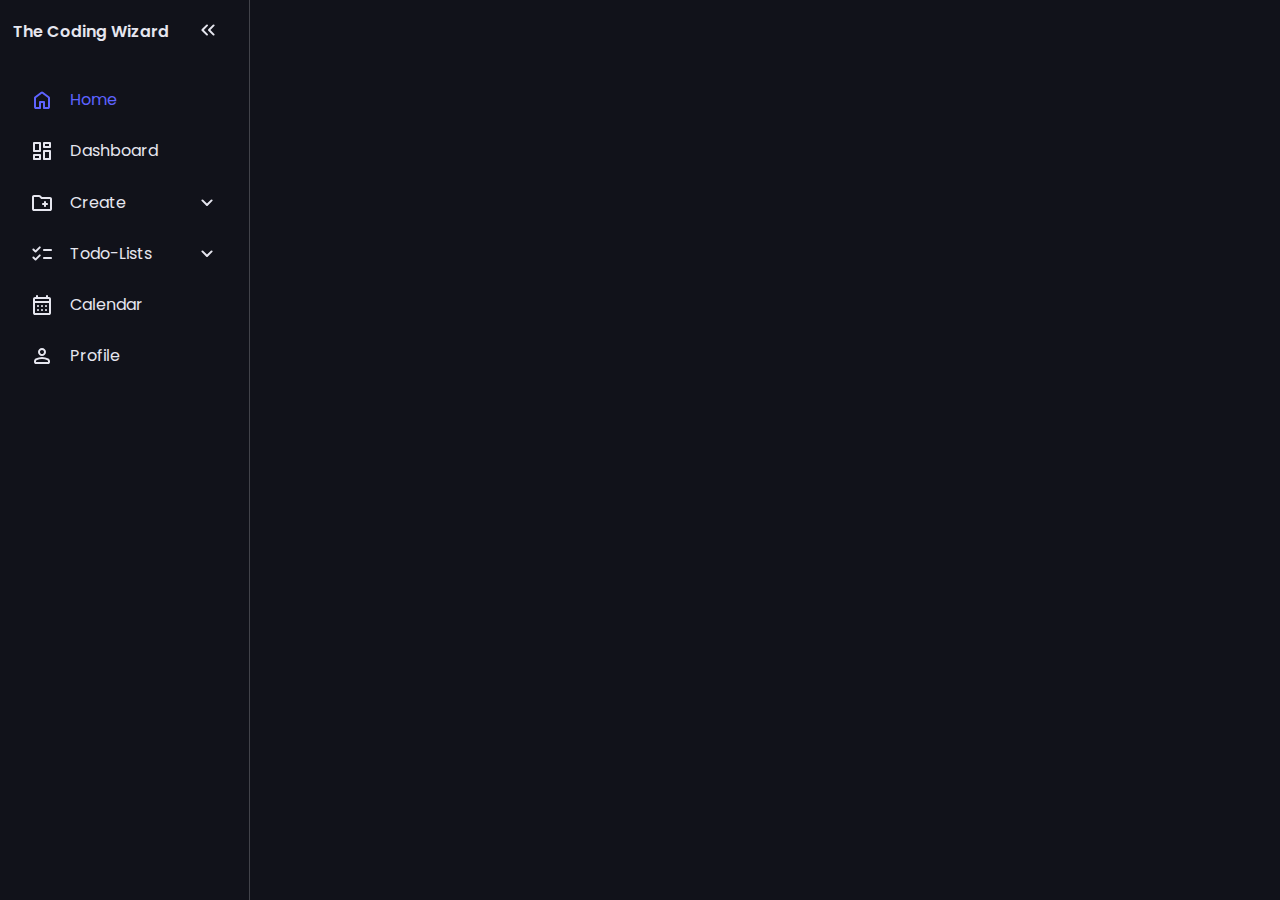
<file: sidebar-menu/index.html>
<!DOCTYPE html>
<html lang="en">
<head>
  <meta charset="UTF-8">
  <meta name="viewport" content="width=device-width, initial-scale=1.0">
  <title>Home</title>
  <link rel="stylesheet" href="style.css">
  <script type="text/javascript" src="app.js" defer></script>
</head>
<body>
  <nav id="sidebar">
    <ul>
      <li>
        <span class="logo">The Coding Wizard</span>
        <button onclick=toggleSidebar() id="toggle-btn">
          <svg xmlns="http://www.w3.org/2000/svg" height="24px" viewBox="0 -960 960 960" width="24px" fill="#e8eaed"><path d="m313-480 155 156q11 11 11.5 27.5T468-268q-11 11-28 11t-28-11L228-452q-6-6-8.5-13t-2.5-15q0-8 2.5-15t8.5-13l184-184q11-11 27.5-11.5T468-692q11 11 11 28t-11 28L313-480Zm264 0 155 156q11 11 11.5 27.5T732-268q-11 11-28 11t-28-11L492-452q-6-6-8.5-13t-2.5-15q0-8 2.5-15t8.5-13l184-184q11-11 27.5-11.5T732-692q11 11 11 28t-11 28L577-480Z"/></svg>
        </button>
      </li>
      <li class="active">
        <a href="index.html">
          <svg xmlns="http://www.w3.org/2000/svg" height="24px" viewBox="0 -960 960 960" width="24px" fill="#e8eaed"><path d="M240-200h120v-200q0-17 11.5-28.5T400-440h160q17 0 28.5 11.5T600-400v200h120v-360L480-740 240-560v360Zm-80 0v-360q0-19 8.5-36t23.5-28l240-180q21-16 48-16t48 16l240 180q15 11 23.5 28t8.5 36v360q0 33-23.5 56.5T720-120H560q-17 0-28.5-11.5T520-160v-200h-80v200q0 17-11.5 28.5T400-120H240q-33 0-56.5-23.5T160-200Zm320-270Z"/></svg>
          <span>Home</span>
        </a>
      </li>
      <li>
        <a href="dashboard.html">
          <svg xmlns="http://www.w3.org/2000/svg" height="24px" viewBox="0 -960 960 960" width="24px" fill="#e8eaed"><path d="M520-640v-160q0-17 11.5-28.5T560-840h240q17 0 28.5 11.5T840-800v160q0 17-11.5 28.5T800-600H560q-17 0-28.5-11.5T520-640ZM120-480v-320q0-17 11.5-28.5T160-840h240q17 0 28.5 11.5T440-800v320q0 17-11.5 28.5T400-440H160q-17 0-28.5-11.5T120-480Zm400 320v-320q0-17 11.5-28.5T560-520h240q17 0 28.5 11.5T840-480v320q0 17-11.5 28.5T800-120H560q-17 0-28.5-11.5T520-160Zm-400 0v-160q0-17 11.5-28.5T160-360h240q17 0 28.5 11.5T440-320v160q0 17-11.5 28.5T400-120H160q-17 0-28.5-11.5T120-160Zm80-360h160v-240H200v240Zm400 320h160v-240H600v240Zm0-480h160v-80H600v80ZM200-200h160v-80H200v80Zm160-320Zm240-160Zm0 240ZM360-280Z"/></svg>
          <span>Dashboard</span>
        </a>
      </li>
      <li>
        <button onclick=toggleSubMenu(this) class="dropdown-btn">
          <svg xmlns="http://www.w3.org/2000/svg" height="24px" viewBox="0 -960 960 960" width="24px" fill="#e8eaed"><path d="M160-160q-33 0-56.5-23.5T80-240v-480q0-33 23.5-56.5T160-800h207q16 0 30.5 6t25.5 17l57 57h320q33 0 56.5 23.5T880-640v400q0 33-23.5 56.5T800-160H160Zm0-80h640v-400H447l-80-80H160v480Zm0 0v-480 480Zm400-160v40q0 17 11.5 28.5T600-320q17 0 28.5-11.5T640-360v-40h40q17 0 28.5-11.5T720-440q0-17-11.5-28.5T680-480h-40v-40q0-17-11.5-28.5T600-560q-17 0-28.5 11.5T560-520v40h-40q-17 0-28.5 11.5T480-440q0 17 11.5 28.5T520-400h40Z"/></svg>
          <span>Create</span>
          <svg xmlns="http://www.w3.org/2000/svg" height="24px" viewBox="0 -960 960 960" width="24px" fill="#e8eaed"><path d="M480-361q-8 0-15-2.5t-13-8.5L268-556q-11-11-11-28t11-28q11-11 28-11t28 11l156 156 156-156q11-11 28-11t28 11q11 11 11 28t-11 28L508-372q-6 6-13 8.5t-15 2.5Z"/></svg>
        </button>
        <ul class="sub-menu">
          <div>
            <li><a href="#">Folder</a></li>
            <li><a href="#">Document</a></li>
            <li><a href="#">Project</a></li>
          </div>
        </ul>
      </li>
      <li>
        <button onclick=toggleSubMenu(this) class="dropdown-btn">
          <svg xmlns="http://www.w3.org/2000/svg" height="24px" viewBox="0 -960 960 960" width="24px" fill="#e8eaed"><path d="m221-313 142-142q12-12 28-11.5t28 12.5q11 12 11 28t-11 28L250-228q-12 12-28 12t-28-12l-86-86q-11-11-11-28t11-28q11-11 28-11t28 11l57 57Zm0-320 142-142q12-12 28-11.5t28 12.5q11 12 11 28t-11 28L250-548q-12 12-28 12t-28-12l-86-86q-11-11-11-28t11-28q11-11 28-11t28 11l57 57Zm339 353q-17 0-28.5-11.5T520-320q0-17 11.5-28.5T560-360h280q17 0 28.5 11.5T880-320q0 17-11.5 28.5T840-280H560Zm0-320q-17 0-28.5-11.5T520-640q0-17 11.5-28.5T560-680h280q17 0 28.5 11.5T880-640q0 17-11.5 28.5T840-600H560Z"/></svg>
          <span>Todo-Lists</span>
          <svg xmlns="http://www.w3.org/2000/svg" height="24px" viewBox="0 -960 960 960" width="24px" fill="#e8eaed"><path d="M480-361q-8 0-15-2.5t-13-8.5L268-556q-11-11-11-28t11-28q11-11 28-11t28 11l156 156 156-156q11-11 28-11t28 11q11 11 11 28t-11 28L508-372q-6 6-13 8.5t-15 2.5Z"/></svg>
        </button>
        <ul class="sub-menu">
          <div>
            <li><a href="#">Work</a></li>
            <li><a href="#">Private</a></li>
            <li><a href="#">Coding</a></li>
            <li><a href="#">Gardening</a></li>
            <li><a href="#">School</a></li>
          </div>
        </ul>
      </li>
      <li>
        <a href="calendar.html">
          <svg xmlns="http://www.w3.org/2000/svg" height="24px" viewBox="0 -960 960 960" width="24px" fill="#e8eaed"><path d="M200-80q-33 0-56.5-23.5T120-160v-560q0-33 23.5-56.5T200-800h40v-40q0-17 11.5-28.5T280-880q17 0 28.5 11.5T320-840v40h320v-40q0-17 11.5-28.5T680-880q17 0 28.5 11.5T720-840v40h40q33 0 56.5 23.5T840-720v560q0 33-23.5 56.5T760-80H200Zm0-80h560v-400H200v400Zm0-480h560v-80H200v80Zm0 0v-80 80Zm280 240q-17 0-28.5-11.5T440-440q0-17 11.5-28.5T480-480q17 0 28.5 11.5T520-440q0 17-11.5 28.5T480-400Zm-160 0q-17 0-28.5-11.5T280-440q0-17 11.5-28.5T320-480q17 0 28.5 11.5T360-440q0 17-11.5 28.5T320-400Zm320 0q-17 0-28.5-11.5T600-440q0-17 11.5-28.5T640-480q17 0 28.5 11.5T680-440q0 17-11.5 28.5T640-400ZM480-240q-17 0-28.5-11.5T440-280q0-17 11.5-28.5T480-320q17 0 28.5 11.5T520-280q0 17-11.5 28.5T480-240Zm-160 0q-17 0-28.5-11.5T280-280q0-17 11.5-28.5T320-320q17 0 28.5 11.5T360-280q0 17-11.5 28.5T320-240Zm320 0q-17 0-28.5-11.5T600-280q0-17 11.5-28.5T640-320q17 0 28.5 11.5T680-280q0 17-11.5 28.5T640-240Z"/></svg>
          <span>Calendar</span>
        </a>
      </li>
      <li>
        <a href="profile.html">
          <svg xmlns="http://www.w3.org/2000/svg" height="24px" viewBox="0 -960 960 960" width="24px" fill="#e8eaed"><path d="M480-480q-66 0-113-47t-47-113q0-66 47-113t113-47q66 0 113 47t47 113q0 66-47 113t-113 47ZM160-240v-32q0-34 17.5-62.5T224-378q62-31 126-46.5T480-440q66 0 130 15.5T736-378q29 15 46.5 43.5T800-272v32q0 33-23.5 56.5T720-160H240q-33 0-56.5-23.5T160-240Zm80 0h480v-32q0-11-5.5-20T700-306q-54-27-109-40.5T480-360q-56 0-111 13.5T260-306q-9 5-14.5 14t-5.5 20v32Zm240-320q33 0 56.5-23.5T560-640q0-33-23.5-56.5T480-720q-33 0-56.5 23.5T400-640q0 33 23.5 56.5T480-560Zm0-80Zm0 400Z"/></svg>
          <span>Profile</span>
        </a>
      </li>
    </ul>
  </nav>
  
</body>
</html>
</file>
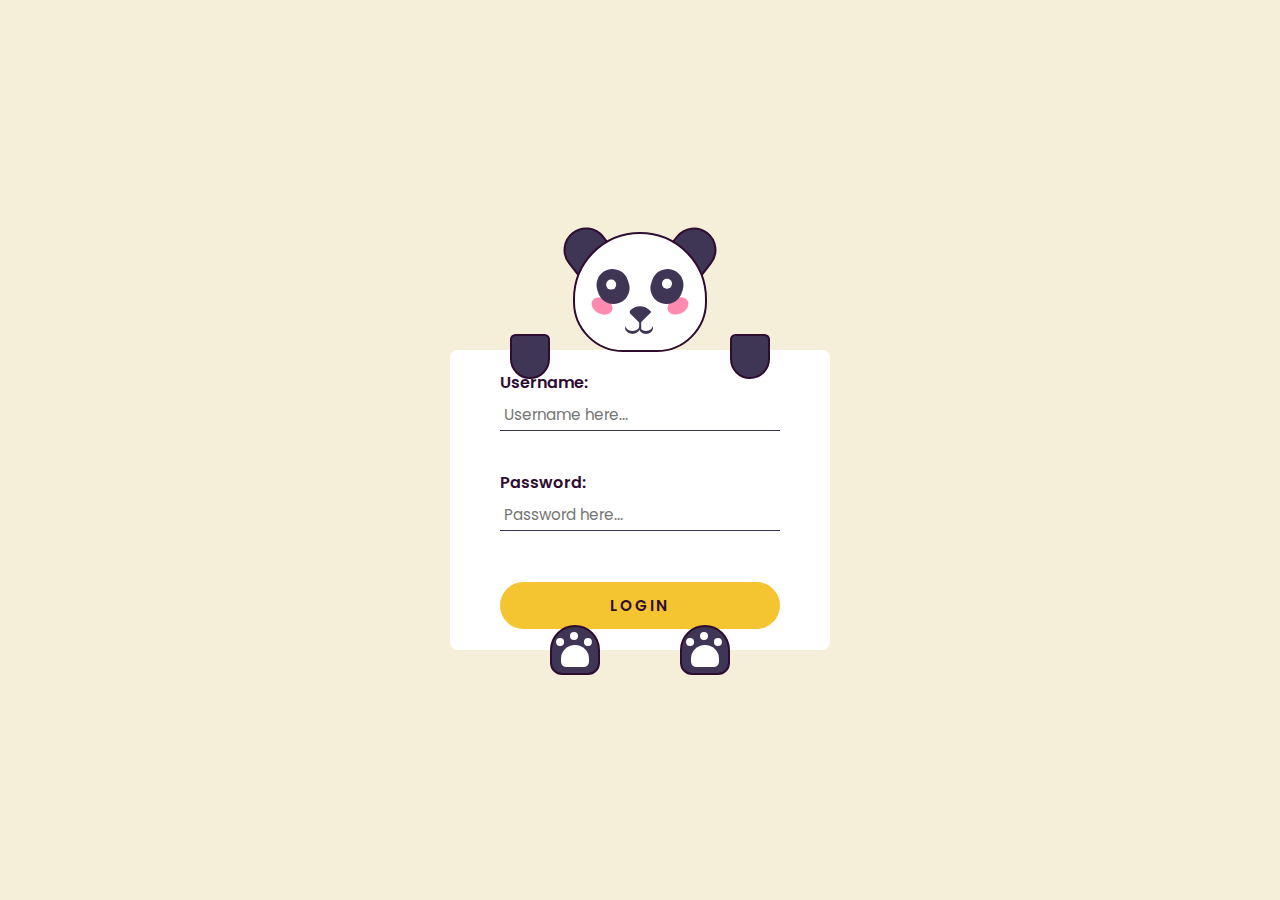
<file: LOGIN/login3 Panda/index.html>
<!DOCTYPE html>
<html lang="en">
  <head>
    <meta name="viewport" content="width=device-width, initial-scale=1.0" />
    <title>Panda Login Form</title>
    <!-- Google Font -->
    <link
      href="https://fonts.googleapis.com/css2?family=Poppins:wght@400;600&display=swap"
      rel="stylesheet"
    />
    <!-- Stylesheet -->
    <link rel="stylesheet" href="style.css" />
  </head>
  <body>
    <div class="container">
      <form>
        <label for="username">Username:</label>
        <input type="text" id="username" placeholder="Username here..." /><br>
        <label for="password">Password:</label>
        <input type="password" id="password" placeholder="Password here..." /><br>
        <button>Login</button>
      </form>
      <div class="ear-l"></div>
      <div class="ear-r"></div>
      <div class="panda-face">
        <div class="blush-l"></div>
        <div class="blush-r"></div>
        <div class="eye-l">
          <div class="eyeball-l"></div>
        </div>
        <div class="eye-r">
          <div class="eyeball-r"></div>
        </div>
        <div class="nose"></div>
        <div class="mouth"></div>
      </div>
      <div class="hand-l"></div>
      <div class="hand-r"></div>
      <div class="paw-l"></div>
      <div class="paw-r"></div>
    </div>
    <!-- Script -->
    <script src="script.js"></script>
  </body>
</html>
</file>
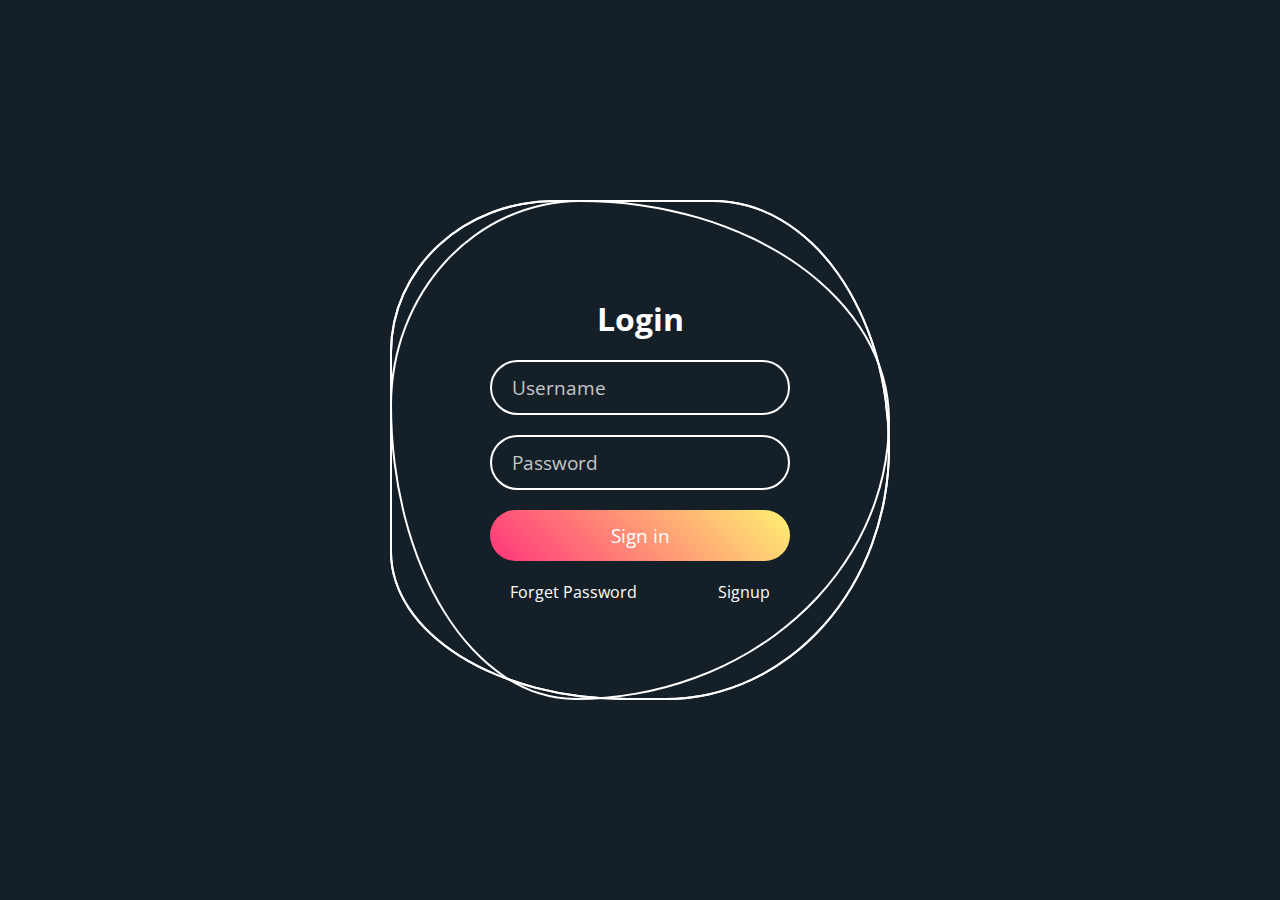
<file: LOGIN/login4 Lampu/index.html>
<!DOCTYPE html>
<html lang="en">
<head>
	<meta charset="UTF-8">
	<meta http-equiv="X-UA-Compatible" content="IE=edge">
	<meta name="viewport" content="width=device-width, initial-scale=1.0">
	<link rel="stylesheet" href="style.css">
	<title>Animated Login Page</title>
</head>
<body>
	<div class="square">
		<i style="--clr:#00ff0a;"></i>
		<i style="--clr:#ff0057;"></i>
		<i style="--clr:#fffd44;"></i>
		<div class="login">
			<h2>Login</h2>
			<div class="inputBx">
				<input type="text" placeholder="Username">
			</div>
			<div class="inputBx">
				<input type="password" placeholder="Password">
			</div>
			<div class="inputBx">
				<input type="submit" value="Sign in">
			</div>
			<div class="links">
				<a href="#">Forget Password</a>
				<a href="#">Signup</a>
			</div>
		</div>
	</div>
</body>
</html>
</file>
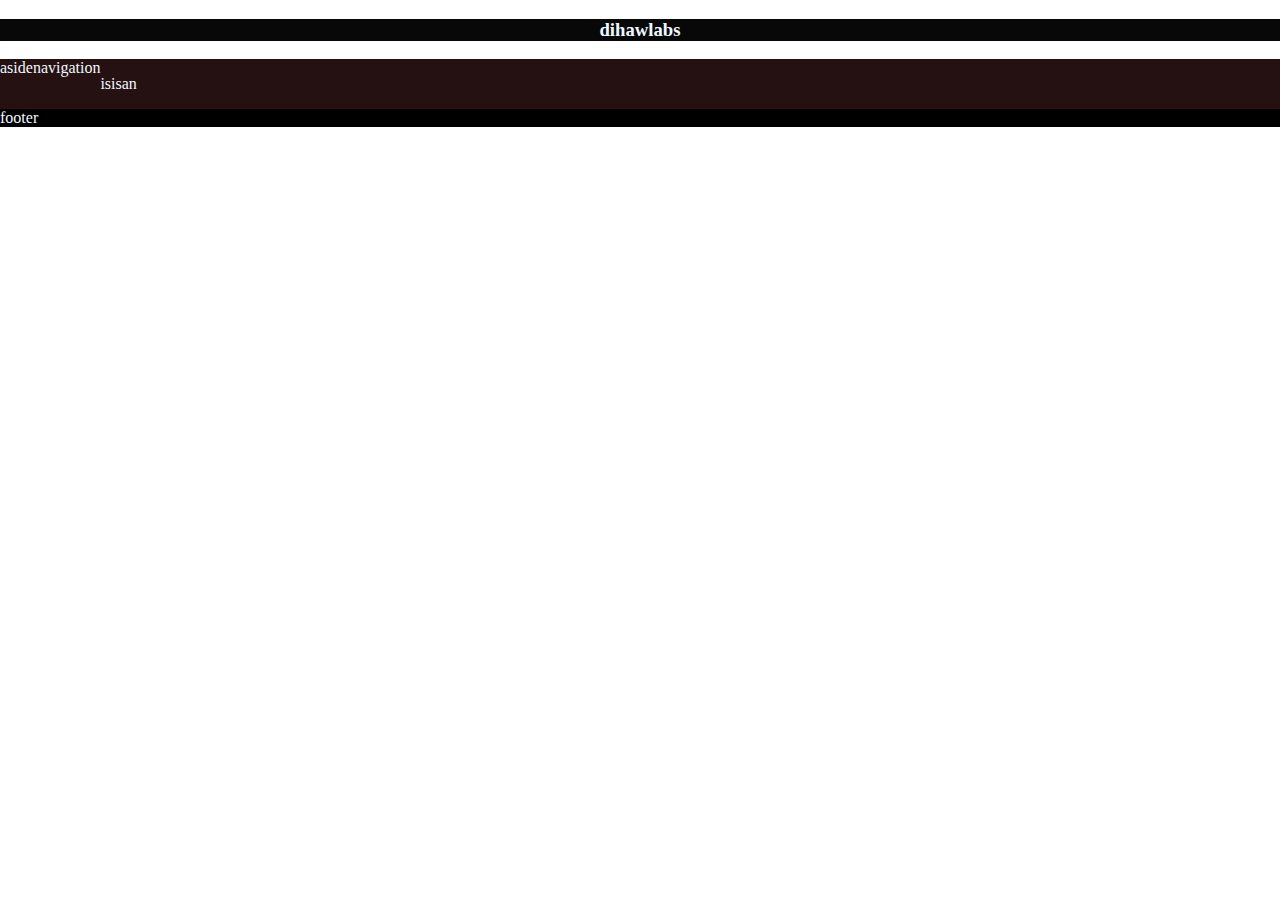
<file: tes.html>
<!DOCTYPE html>
<html lang="en">
<head>
    <meta charset="UTF-8">
    <link rel="stylesheet" href="tes.css">
    <meta name="viewport" content="width=device-width, initial-scale=1.0">
    <title>owewe</title>
</head>
<body>
<div class="contaiiner">

    <div class="header">
        <h3>dihawlabs</h3>
    </div>

    <div class="conten">
        <aside>aside</aside>
        <nav>navigation</nav>
        <div class="main">
            <p>isisan</p>
        </div>
    </div>


    <footer>
        footer
    </footer>
</div>
</body>
</html>
</file>
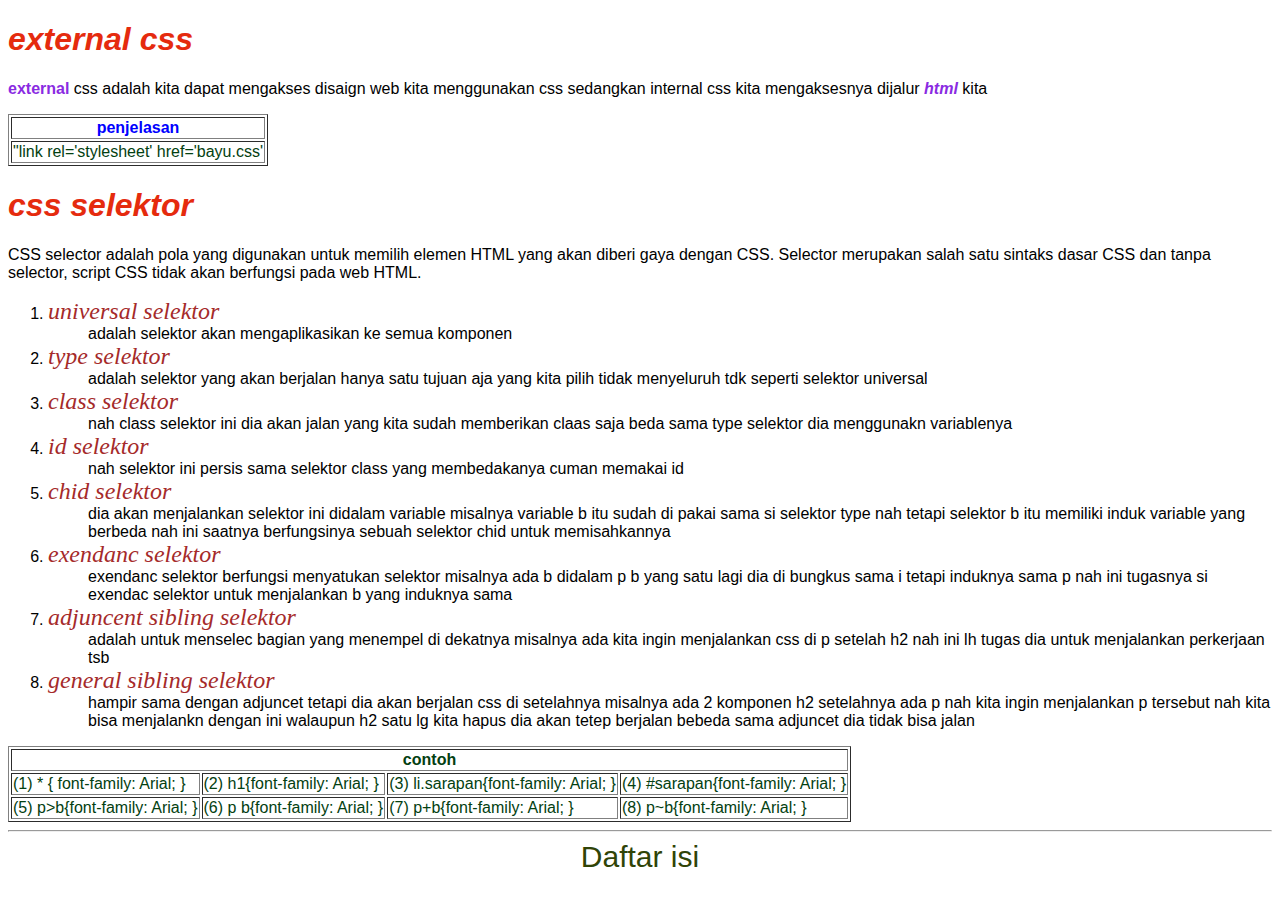
<file: html/1.css selektor.html>
<!DOCTYPE html>
<html lang="en">
<head>
    <meta charset="UTF-8">
    <meta name="viewport" content="width=device-width, initial-scale=1.0">
    <title>Document</title>
    <link rel="stylesheet" href="../css/1.css">
</head>
<body>
    <h1 class="gg"><b>external css</b></h1>
    <p>
        <b>external</b> css adalah kita dapat mengakses disaign web kita menggunakan css sedangkan internal css kita mengaksesnya dijalur <i><b>html</b></i> kita
    </p>
    <table border="1">
        <tr>
            <th id="pp">penjelasan</th>
        </tr>
        <tr>
            <td>
                <abbrv title="(link)'nama variable' (rel)'untuk menyabungkan web kita ke css (href)'untuk memasukan judul css kita yang ingin disambungkan dgn html kita">"link rel='stylesheet' href='bayu.css'</abbrv>
            </td>
        </tr>
    </table>
    <h1 class="gg">css selektor</h1>
    <p>
        CSS selector adalah pola yang digunakan untuk memilih elemen HTML yang akan diberi gaya dengan CSS. Selector merupakan salah satu sintaks dasar CSS dan tanpa selector, script CSS tidak akan berfungsi pada web HTML. 
    </p>
    <ol>
        <li>
            <dl>
                <dt>
                    universal selektor
                </dt>
                <dd>
                    adalah selektor akan mengaplikasikan ke semua komponen
                </dd>
            </dl>
        </li>
        <li>
            <dl>
                <dt>
                    type selektor
                </dt>
                <dd>
                    adalah selektor yang akan berjalan hanya satu tujuan aja yang kita pilih tidak menyeluruh tdk seperti selektor universal
                </dd>
            </dl>
        </li>
        <li>
        <dl>
            <dt>
                class selektor
            </dt>
            <dd>
                nah class selektor ini dia akan jalan yang kita sudah memberikan claas saja beda sama type selektor dia menggunakn variablenya
            </dd>
        </dl>
        </li>
        <li>
        <dl>
            <dt>
                id selektor
            </dt>
            <dd>
                nah selektor ini persis sama selektor class yang membedakanya cuman memakai id
            </dd>
        </dl>
    </li>
    <li>
        <dl>
            <dt>
                chid selektor
            </dt>
            <dd>
                dia akan menjalankan selektor ini didalam variable misalnya variable b itu sudah di pakai sama si selektor type nah tetapi selektor b itu memiliki induk variable yang berbeda nah ini saatnya berfungsinya sebuah selektor chid untuk memisahkannya
            </dd>
        </dl>
    </li>
    <li>
        <dl>
            <dt>
                exendanc selektor
            </dt>
            <dd>
                exendanc selektor berfungsi menyatukan selektor misalnya ada b didalam p b yang satu lagi dia di bungkus sama i tetapi induknya sama p nah ini tugasnya si exendac selektor untuk menjalankan b yang induknya sama
            </dd>
        </dl>
    </li>
</li>
<li>
    <dl>
        <dt>
            adjuncent sibling selektor
        </dt>
        <dd>
           adalah untuk menselec bagian yang menempel di dekatnya misalnya ada kita ingin menjalankan css di p setelah h2 nah ini lh tugas dia untuk menjalankan perkerjaan tsb
        </dd>
    </dl>
</li>
</li>
<li>
    <dl>
        <dt>
            general sibling selektor
        </dt>
        <dd>
            hampir sama dengan adjuncet tetapi dia akan berjalan css di setelahnya misalnya ada 2 komponen h2 setelahnya ada p nah kita ingin menjalankan p tersebut nah kita bisa menjalankn dengan ini walaupun h2 satu lg kita hapus dia akan tetep berjalan bebeda sama adjuncet dia tidak bisa jalan
        </dd>
    </dl>
</li>

    </ol>
    <table border="1">
        <tr>
            <th colspan="4">contoh</th>
        </tr>
        <tr>
            <td>
                <abbrv title="nah tanda bintang itu adalah variable dari universal selektor dan jangan lupa masukan tanda kurungnya">(1) * {
                    font-family: Arial;
                }</abbrv>
            </td>
            <td>
                <abbrv title="nah h1 di depan itu yng namanya type selektor dia hanya menjalankan selektor di depan kurung saja">(2) h1{font-family: Arial;
                }</abbrv>
            </td>
            <td>
                <abbrv title="nah ini kita jalankan dengan cara claas baru dia berjalan dan kata sarapan itu nama dari class kita">(3) li.sarapan{font-family: Arial;
                }</abbrv>
            </td>
            <td>
                <abbrv title="# itu ciri khasnya id yg sekaligus membedakan dengan class selektor">(4) #sarapan{font-family: Arial;
                }</abbrv>
            </td>
        </tr>
    
        <tr>
            <td>
                <abbrv title="p>b p=itu induk dari b ">(5) p>b{font-family: Arial;
                }</abbrv>
            </td>
            <td>
                <abbrv title="p b p=itu induk dari b ">(6) p b{font-family: Arial;
                }</abbrv>
            </td>
            <td>
                <abbrv title="p+b p=itu induk dari b ">(7) p+b{font-family: Arial;
                }</abbrv>
            </td>
            <td>
                <abbrv title="pb p=itu induk dari b ">(8) p~b{font-family: Arial;
                }</abbrv>
            </td>
        </tr>
    </table>
    <hr>
    <div align="center" class="jiji">
        <a href="../html/daftar isi.html">Daftar isi</a>
    </div>
    
</body>
</html>
</file>
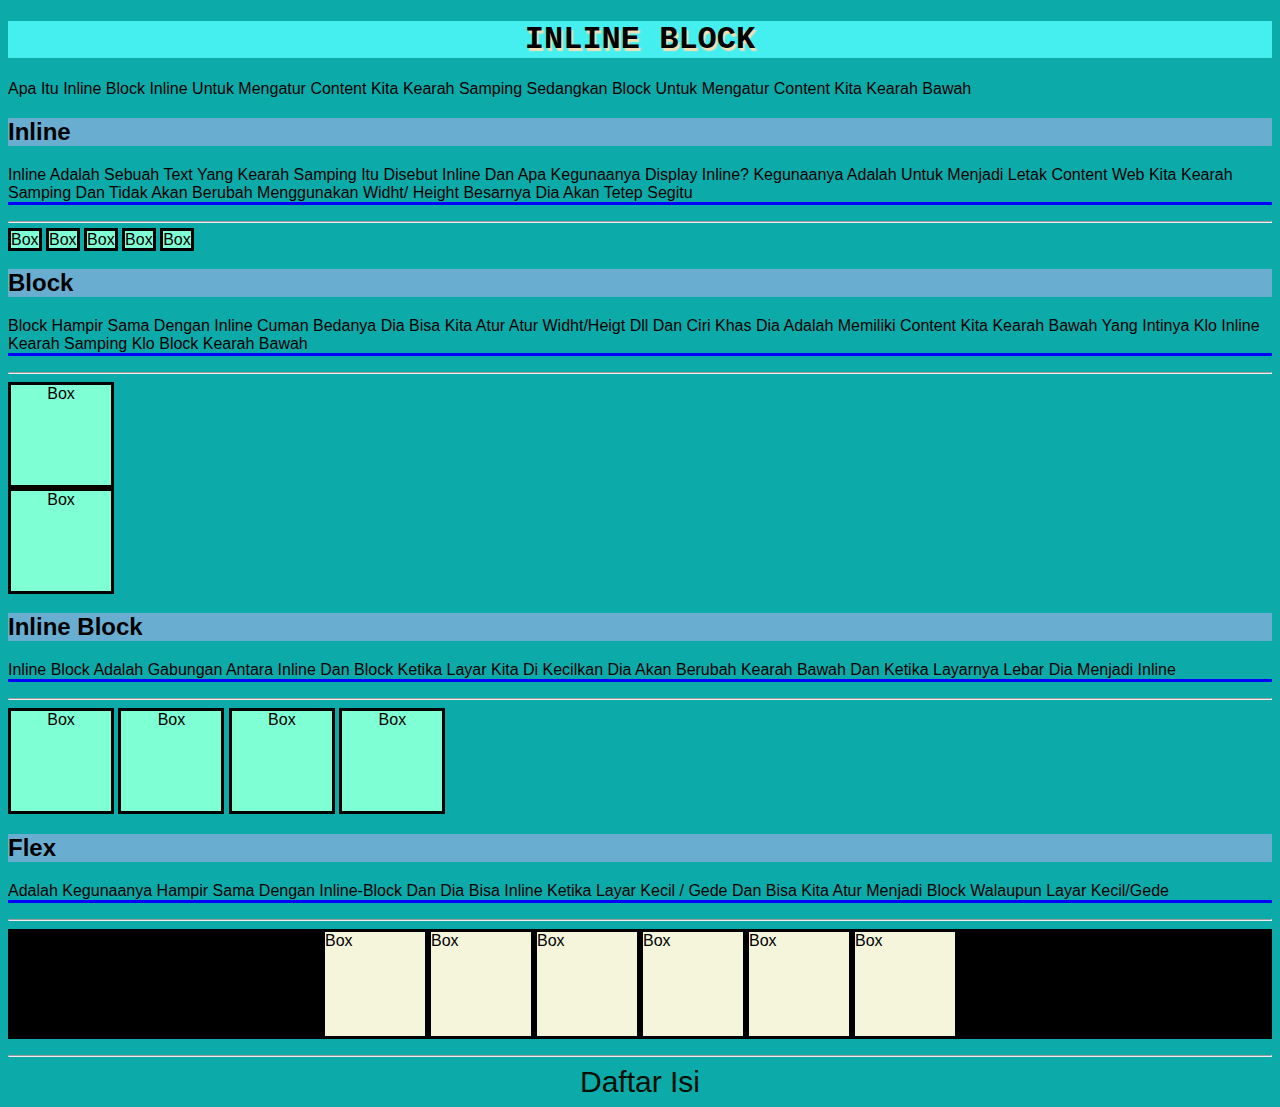
<file: html/10.inline block.html>
<!DOCTYPE html>
<html lang="en">
<head>
    <meta charset="UTF-8">
    <meta name="viewport" content="width=device-width, initial-scale=1.0">
    <title>Document</title>
    <link rel="stylesheet" href="../css/inline block.css">
</head>
<body>
    <h1>
        inline block
    </h1>
    <p> apa itu inline block inline untuk mengatur content kita kearah samping sedangkan block untuk mengatur content kita kearah bawah</p>
    <h2>inline</h2>
    <p class="iuy">
       inline adalah sebuah text yang kearah samping itu disebut inline dan apa kegunaanya display inline? kegunaanya adalah untuk menjadi letak content web kita kearah samping dan tidak akan berubah menggunakan widht/ height besarnya dia akan tetep segitu 
       <br>
       <hr>
        <span class="ini">box</span>
        <span class="ini">box</span>
        <span class="ini">box</span>
        <span class="ini">box</span>
        <span class="ini">box</span>
    </p>
    <h2>block</h2>
    <p class="iuy">
        block hampir sama dengan inline cuman bedanya dia bisa kita atur atur widht/heigt dll dan ciri khas dia adalah memiliki content kita kearah bawah yang intinya klo inline kearah samping klo block kearah bawah
        <br>
        <hr>
        <span class="itu">box</span>
        <span class="itu">box</span>
    </p>
    <h2>inline block</h2>
    <p class="iuy">
        inline block adalah gabungan antara inline dan block ketika layar kita di kecilkan dia akan berubah kearah bawah dan ketika layarnya lebar dia menjadi inline
        <br>
        <hr>
        <span class="intu">box</span>
        <span class="intu">box</span>
        <span class="intu">box</span>
        <span class="intu">box</span>
        <h2>flex</h2>
    <p class="iuy">
        adalah kegunaanya hampir sama dengan inline-block dan dia bisa inline ketika layar kecil / gede dan bisa kita atur menjadi block walaupun layar kecil/gede
        <br>
        <hr>
        <div class="gg">
            <span class="untu">box</span>
            <span class="untu">box</span>
            <span class="untu">box</span>
            <span class="untu">box</span>
            <span class="untu">box</span>
            <span class="untu">box</span>

        </div>
    </p>
    
<hr>
<div align="center" class="jiji">
    <a href="../html/daftar isi.html">Daftar isi</a>
</div>


</body>
</html>
</file>
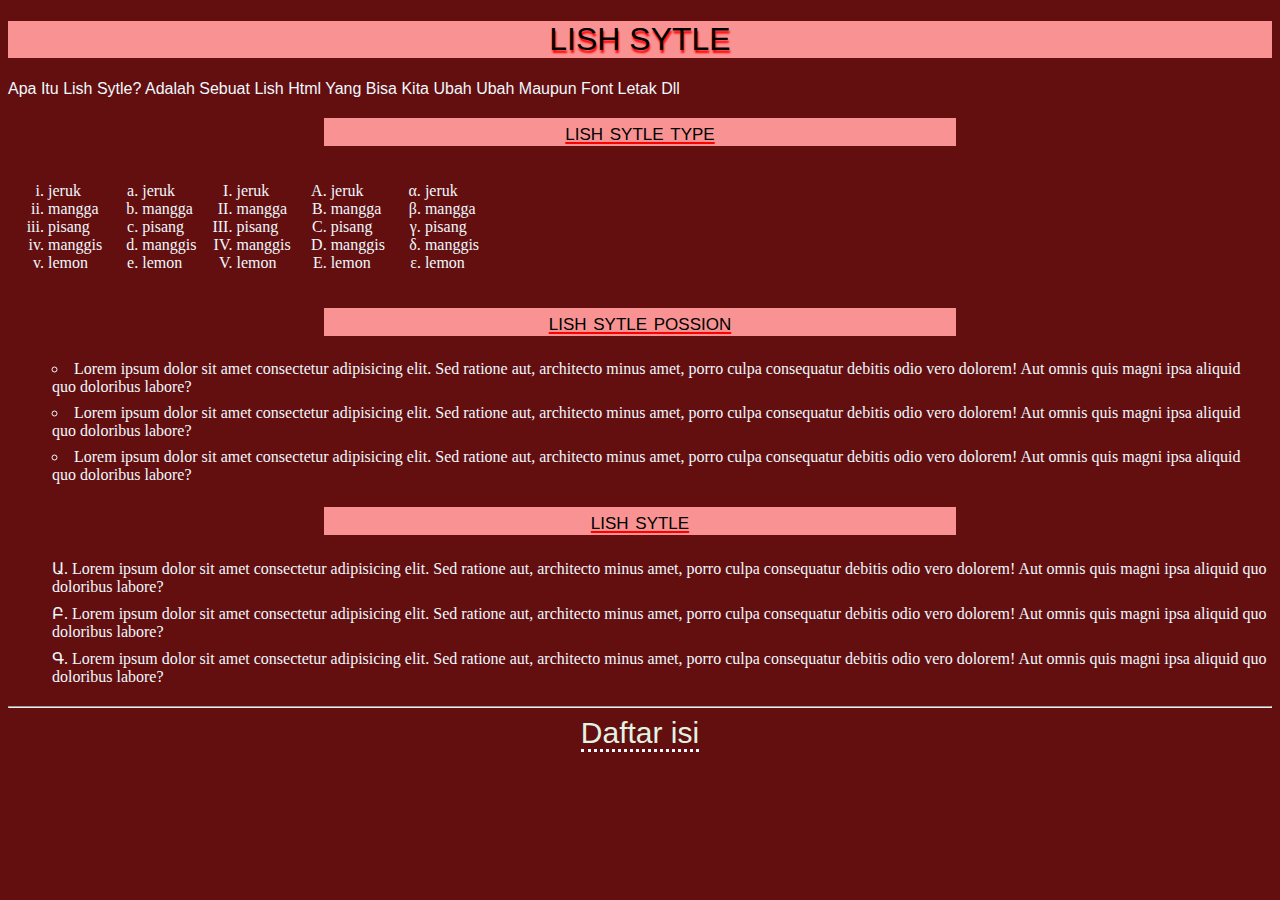
<file: html/11.lish style.html>
<!DOCTYPE html>
<html lang="en">
<head>
    <meta charset="UTF-8">
    <meta name="viewport" content="width=device-width, initial-scale=1.0">
    <title>Document</title>
    <link rel="stylesheet" href="../css/lish styele.css">
</head>

<body>
    <h1>lish sytle </h1>
    <div>
        <p>
            apa itu lish sytle? adalah sebuat lish html yang bisa kita ubah ubah maupun font letak dll
        </p>
    </div>    
    <h2>lish sytle type</h2>
    <div class="gaya">
        <ul>
            <li>jeruk</li>
            <li>mangga</li>
            <li>pisang</li>
            <li>manggis</li>
            <li>lemon</li>
        </ul>
        <ol>
            <li>jeruk</li>
            <li>mangga</li>
            <li>pisang</li>
            <li>manggis</li>
            <li>lemon</li>
        </ol>
        <ol class="haya">
            <li>jeruk</li>
            <li>mangga</li>
            <li>pisang</li>
            <li>manggis</li>
            <li>lemon</li>
        </ol>
        <ol class="hatu">
            <li>jeruk</li>
            <li>mangga</li>
            <li>pisang</li>
            <li>manggis</li>
            <li>lemon</li>
        </ol>
        <ol class="hyu">
            <li>jeruk</li>
            <li>mangga</li>
            <li>pisang</li>
            <li>manggis</li>
            <li>lemon</li>
        </ol>
    </div>
    <h2>lish sytle possion</h2>
    <div class="hani">
        <ul class="haha">
            <li>
                Lorem ipsum dolor sit amet consectetur adipisicing elit. Sed ratione aut, architecto minus amet, porro culpa consequatur debitis odio vero dolorem! Aut omnis quis magni ipsa aliquid quo doloribus labore?
            </li>
            <li>
                Lorem ipsum dolor sit amet consectetur adipisicing elit. Sed ratione aut, architecto minus amet, porro culpa consequatur debitis odio vero dolorem! Aut omnis quis magni ipsa aliquid quo doloribus labore?
            </li>
            <li>
                Lorem ipsum dolor sit amet consectetur adipisicing elit. Sed ratione aut, architecto minus amet, porro culpa consequatur debitis odio vero dolorem! Aut omnis quis magni ipsa aliquid quo doloribus labore?
            </li>
        </ul>
    </div>
    <h2>
        lish sytle
    </h2>
    <ul class="hahu">
        <li>
            Lorem ipsum dolor sit amet consectetur adipisicing elit. Sed ratione aut, architecto minus amet, porro culpa consequatur debitis odio vero dolorem! Aut omnis quis magni ipsa aliquid quo doloribus labore?
        </li>
        <li>
            Lorem ipsum dolor sit amet consectetur adipisicing elit. Sed ratione aut, architecto minus amet, porro culpa consequatur debitis odio vero dolorem! Aut omnis quis magni ipsa aliquid quo doloribus labore?
        </li>
        <li>
            Lorem ipsum dolor sit amet consectetur adipisicing elit. Sed ratione aut, architecto minus amet, porro culpa consequatur debitis odio vero dolorem! Aut omnis quis magni ipsa aliquid quo doloribus labore?
        </li>
    </ul>
    <hr>
<div align="center" class="jiji">
    <a href="../html/daftar isi.html">Daftar isi</a>
</body>
</html>
</file>
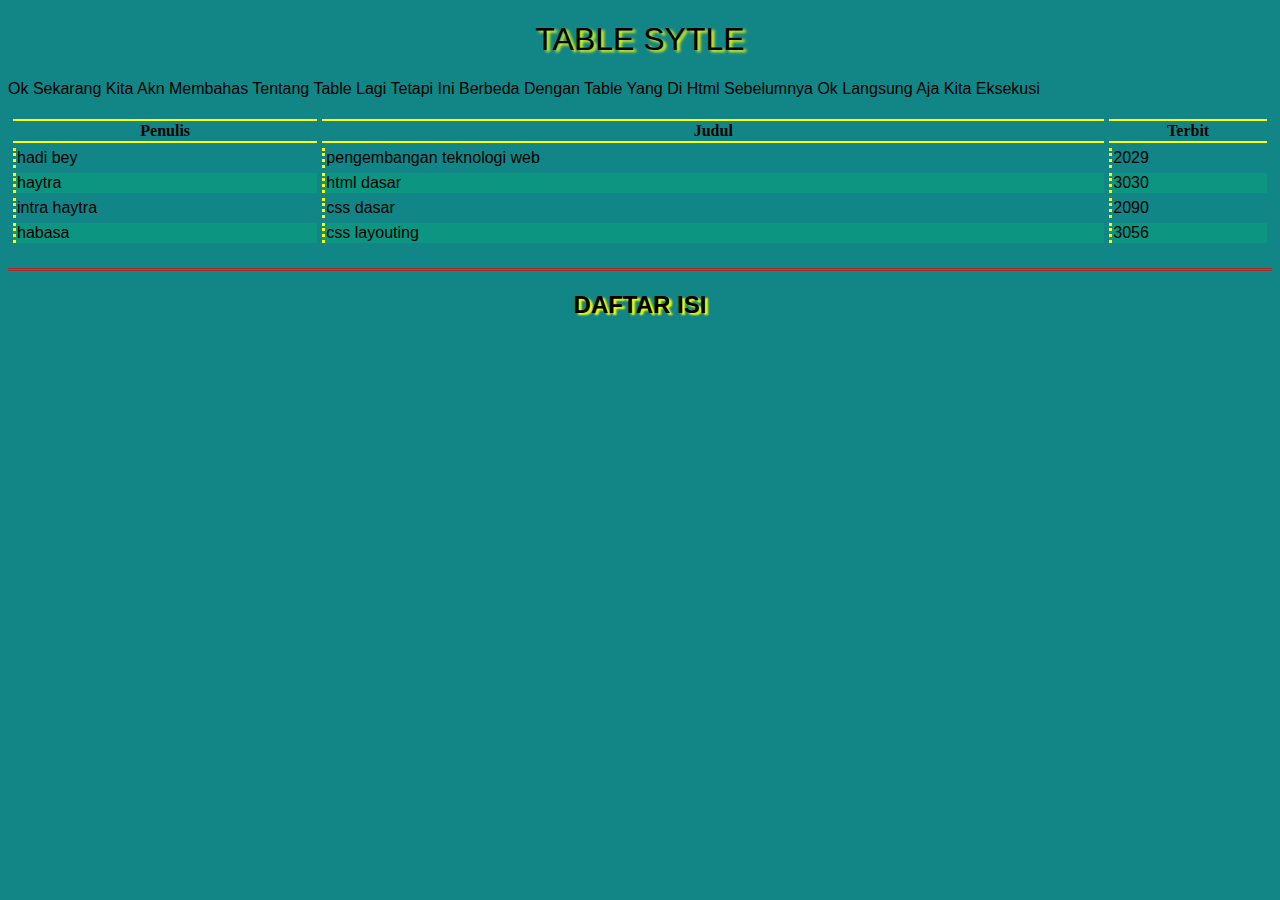
<file: html/12.sytle table.html>
<!DOCTYPE html>
<html lang="en">
<head>
    <meta charset="UTF-8">
    <meta name="viewport" content="width=device-width, initial-scale=1.0">
    <title>Document</title>
    <link rel="stylesheet" href="../css/table sytle.css">
</head>
<body>
    <h1>table sytle</h1>
    <p>
        ok sekarang kita akn membahas tentang table lagi tetapi ini berbeda dengan table yang di html sebelumnya ok langsung aja kita eksekusi
    </p>
    <div>
        <table>
            <tr>
                <th>penulis</th>
                <th>judul</th>
                <th>terbit</th>
            </tr>
            <tr>
                <td>hadi bey</td>
                <td> pengembangan teknologi web</td>
                <td> 2029 </td>
            </tr>
            <tr>
                <td class="yy">haytra</td>
                <td class="yy">html dasar</td>
                <td class="yy">3030</td>
            </tr>
            <tr>
                <td>intra haytra</td>
                <td>css dasar</td>
                <td>  2090</td>
            </tr>
            <tr>
                <td class="yy">habasa</td>
                <td class="yy">css layouting</td>
                <td class="yy">3056</td>
            </tr>
        </table>
    </div>
    
    <h2 align="center">
        <a href="daftar isi.html">daftar isi</a>
    </h2>
</body>
</html>
</file>
<file: sidebar-menu/style.css>
@import url('https://fonts.googleapis.com/css2?family=Poppins:ital,wght@0,100;0,200;0,300;0,400;0,500;0,600;0,700;0,800;0,900;1,100;1,200;1,300;1,400;1,500;1,600;1,700;1,800;1,900&display=swap');
:root{
  --base-clr: #11121a;
  --line-clr: #42434a;
  --hover-clr: #222533;
  --text-clr: #e6e6ef;
  --accent-clr: #5e63ff;
  --secondary-text-clr: #b0b3c1;
}
*{
  margin: 0;
  padding: 0;
}
html{
  font-family: Poppins, 'Segoe UI', Tahoma, Geneva, Verdana, sans-serif;
  line-height: 1.5rem;
}
body{
  min-height: 100vh;
  min-height: 100dvh;
  background-color: var(--base-clr);
  color: var(--text-clr);
  display: grid;
  grid-template-columns: auto 1fr;
}
#sidebar{
  box-sizing: border-box;
  height: 100vh;
  width: 250px;
  padding: 5px 1em;
  background-color: var(--base-clr);
  border-right: 1px solid var(--line-clr);

  position: sticky;
  top: 0;
  align-self: start;
  transition: 300ms ease-in-out;
  overflow: hidden;
  text-wrap: nowrap;
}
#sidebar.close{
  padding: 5px;
  width: 60px;
}
#sidebar ul{
  list-style: none;
}
#sidebar > ul > li:first-child{
  display: flex;
  justify-content: flex-end;
  margin-bottom: 16px;
  .logo{
    font-weight: 600;
  }
}
#sidebar ul li.active a{
  color: var(--accent-clr);

  svg{
    fill: var(--accent-clr);
  }
}

#sidebar a, #sidebar .dropdown-btn, #sidebar .logo{
  border-radius: .5em;
  padding: .85em;
  text-decoration: none;
  color: var(--text-clr);
  display: flex;
  align-items: center;
  gap: 1em;
}
.dropdown-btn{
  width: 100%;
  text-align: left;
  background: none;
  border: none;
  font: inherit;
  cursor: pointer;
}
#sidebar svg{
  flex-shrink: 0;
  fill: var(--text-clr);
}
#sidebar a span, #sidebar .dropdown-btn span{
  flex-grow: 1;
}
#sidebar a:hover, #sidebar .dropdown-btn:hover{
  background-color: var(--hover-clr);
}
#sidebar .sub-menu{
  display: grid;
  grid-template-rows: 0fr;
  transition: 300ms ease-in-out;

  > div{
    overflow: hidden;
  }
}
#sidebar .sub-menu.show{
  grid-template-rows: 1fr;
}
.dropdown-btn svg{
  transition: 200ms ease;
}
.rotate svg:last-child{
  rotate: 180deg;
}
#sidebar .sub-menu a{
  padding-left: 2em;
}
#toggle-btn{
  margin-left: auto;
  padding: 1em;
  border: none;
  border-radius: .5em;
  background: none;
  cursor: pointer;

  svg{
    transition: rotate 150ms ease;
  }
}
#toggle-btn:hover{
  background-color: var(--hover-clr);
}

main{
  padding: min(30px, 7%);
}
main p{
  color: var(--secondary-text-clr);
  margin-top: 5px;
  margin-bottom: 15px;
}
.container{
  border: 1px solid var(--line-clr);
  border-radius: 1em;
  margin-bottom: 20px;
  padding: min(3em, 15%);

  h2, p { margin-top: 1em }
}

@media(max-width: 800px){
  body{
    grid-template-columns: 1fr;
  }
  main{
    padding: 2em 1em 60px 1em;
  }
  .container{
    border: none;
    padding: 0;
  }
  #sidebar{
    height: 60px;
    width: 100%;
    border-right: none;
    border-top: 1px solid var(--line-clr);
    padding: 0;
    position: fixed;
    top: unset;
    bottom: 0;

    > ul{
      padding: 0;
      display: grid;
      grid-auto-columns: 60px;
      grid-auto-flow: column;
      align-items: center;
      overflow-x: scroll;
    }
    ul li{
      height: 100%;
    }
    ul a, ul .dropdown-btn{
      width: 60px;
      height: 60px;
      padding: 0;
      border-radius: 0;
      justify-content: center;
    }

    ul li span, ul li:first-child, .dropdown-btn svg:last-child{
      display: none;
    }

    ul li .sub-menu.show{
      position: fixed;
      bottom: 60px;
      left: 0;
      box-sizing: border-box;
      height: 60px;
      width: 100%;
      background-color: var(--hover-clr);
      border-top: 1px solid var(--line-clr);
      display: flex;
      justify-content: center;

      > div{
        overflow-x: auto;
      }
      li{
        display: inline-flex;
      }
      a{
        box-sizing: border-box;
        padding: 1em;
        width: auto;
        justify-content: center;
      }
    }
  }
}
</file>
<file: LOGIN/login3 Panda/style.css>
*{
  padding: 0;
  margin: 0;
  box-sizing: border-box;
  font-family: "Poppins", sans-serif;
}
body {
  background-color: #f5efda;
}
.container {
  height: 31.25em;
  width: 31.25em;
  position: absolute;
  transform: translate(-50%, -50%);
  top: 50%;
  left: 50%;
}
form {
  width: 23.75em;
  height: 18.75em;
  background-color: #ffffff;
  position: absolute;
  transform: translate(-50%, -50%);
  top: calc(50% + 3.1em);
  left: 50%;
  padding: 0 3.1em;
  display: flex;
  flex-direction: column;
  justify-content: center;
  border-radius: 0.5em;
}
form label {
  display: block;
  margin-bottom: 0.2em;
  font-weight: 600;
  color: #2e0d30;
}
form input {
  font-size: 0.95em;
  font-weight: 400;
  color: #3f3554;
  padding: 0.3em;
  border: none;
  border-bottom: 0.12em solid #3f3554;
  outline: none;
}
form input:focus {
  border-color: #f4c531;
}
form input:not(:last-child) {
  margin-bottom: 0.9em;
}
form button {
  font-size: 0.95em;
  padding: 0.8em 0;
  border-radius: 2em;
  border: none;
  cursor: pointer;
  outline: none;
  background-color: #f4c531;
  color: #2e0d30;
  text-transform: uppercase;
  font-weight: 600;
  letter-spacing: 0.15em;
  margin-top: 0.8em;
  transition: 0.5s ;
}

.panda-face {
  height: 7.5em;
  width: 8.4em;
  background-color: #ffffff;
  border: 0.18em solid #2e0d30;
  border-radius: 7.5em 7.5em 5.62em 5.62em;
  position: absolute;
  top: 2em;
  margin: auto;
  left: 0;
  right: 0;
}
.ear-l,
.ear-r {
  background-color: #3f3554;
  height: 2.5em;
  width: 2.81em;
  border: 0.18em solid #2e0d30;
  border-radius: 2.5em 2.5em 0 0;
  top: 1.75em;
  position: absolute;
}
.ear-l {
  transform: rotate(-38deg);
  left: 10.75em;
}
.ear-r {
  transform: rotate(38deg);
  right: 10.75em;
}
.blush-l,
.blush-r {
  background-color: #ff8bb1;
  height: 1em;
  width: 1.37em;
  border-radius: 50%;
  position: absolute;
  top: 4em;
}
.blush-l {
  transform: rotate(25deg);
  left: 1em;
}
.blush-r {
  transform: rotate(-25deg);
  right: 1em;
}
.eye-l,
.eye-r {
  background-color: #3f3554;
  height: 2.18em;
  width: 2em;
  border-radius: 2em;
  position: absolute;
  top: 2.18em;
}
.eye-l {
  left: 1.37em;
  transform: rotate(-20deg);
}
.eye-r {
  right: 1.37em;
  transform: rotate(20deg);
}
.eyeball-l,
.eyeball-r {
  height: 0.6em;
  width: 0.6em;
  background-color: #ffffff;
  border-radius: 50%;
  position: absolute;
  left: 0.6em;
  top: 0.6em;
  transition: 1s all;
}
.eyeball-l {
  transform: rotate(20deg);
}
.eyeball-r {
  transform: rotate(-20deg);
}
.nose {
  height: 1em;
  width: 1em;
  background-color: #3f3554;
  position: absolute;
  top: 4.37em;
  margin: auto;
  left: 0;
  right: 0;
  border-radius: 1.2em 0 0 0.25em;
  transform: rotate(45deg);
}
.nose:before {
  content: "";
  position: absolute;
  background-color: #3f3554;
  height: 0.6em;
  width: 0.1em;
  transform: rotate(-45deg);
  top: 0.75em;
  left: 1em;
}
.mouth,
.mouth:before {
  height: 0.75em;
  width: 0.93em;
  background-color: transparent;
  position: absolute;
  border-radius: 50%;
  box-shadow: 0 0.18em #3f3554;
}
.mouth {
  top: 5.31em;
  left: 3.12em;
}
.mouth:before {
  content: "";
  position: absolute;
  left: 0.87em;
}
.hand-l,
.hand-r {
  background-color: #3f3554;
  height: 2.81em;
  width: 2.5em;
  border: 0.18em solid #2e0d30;
  border-radius: 0.6em 0.6em 2.18em 2.18em;
  transition: 1s all;
  position: absolute;
  top: 8.4em;
}
.hand-l {
  left: 7.5em;
}
.hand-r {
  right: 7.5em;
}
.paw-l,
.paw-r {
  background-color: #3f3554;
  height: 3.12em;
  width: 3.12em;
  border: 0.18em solid #2e0d30;
  border-radius: 2.5em 2.5em 1.2em 1.2em;
  position: absolute;
  top: 26.56em;
}
.paw-l {
  left: 10em;
}
.paw-r {
  right: 10em;
}
.paw-l:before,
.paw-r:before {
  position: absolute;
  content: "";
  background-color: #ffffff;
  height: 1.37em;
  width: 1.75em;
  top: 1.12em;
  left: 0.55em;
  border-radius: 1.56em 1.56em 0.6em 0.6em;
}
.paw-l:after,
.paw-r:after {
  position: absolute;
  content: "";
  background-color: #ffffff;
  height: 0.5em;
  width: 0.5em;
  border-radius: 50%;
  top: 0.31em;
  left: 1.12em;
  box-shadow: 0.87em 0.37em #ffffff, -0.87em 0.37em #ffffff;
}
@media screen and (max-width: 500px) {
  .container {
    font-size: 14px;
  }
}
</file>
<file: LOGIN/login4 Lampu/style.css>
@import url('https://fonts.googleapis.com/css?family=Open+Sans:400,600,700&display=swap');
*
{
	margin: 0;
	padding: 0;
	box-sizing: border-box;
	font-family: 'Open Sans', sans-serif;
}
body
{
	display: flex;
	justify-content: center;
	align-items: center;
	min-height: 100vh;
	background: #151f28;
}
.square
{
	position: relative;
	width: 500px;
	height: 500px;
	display: flex;
	justify-content: center;
	align-items: center;
}
.square i
{
	position: absolute;
	inset: 0;
	border: 2px solid #fff;
	transition: 0.5s;
}
.square i:nth-child(1)
{
	border-radius: 38% 62% 63% 37% / 41% 44% 56% 59%;
	animation: animate 6s linear infinite;
}
.square i:nth-child(2)
{
	border-radius: 41% 44% 56% 59%/38% 62% 63% 37%;
	animation: animate 4s linear infinite;
}
.square i:nth-child(3)
{
	border-radius: 41% 44% 56% 59%/38% 62% 63% 37%;
	animation: animate2 10s linear infinite;
}
.square:hover i
{
	border: 6px solid var(--clr);
	filter: drop-shadow(0 0 20px var(--clr));
}
@keyframes animate
{
	0%
	{
		transform: rotate(0deg);
	}
	100%
	{
		transform: rotate(360deg);
	}
}
@keyframes animate2
{
	0%
	{
		transform: rotate(360deg);
	}
	100%
	{
		transform: rotate(0deg);
	}
}
.login 
{
	position: absolute;
	width: 300px;
	height: 100%;
	display: flex;
	justify-content: center;
	align-items: center;
	flex-direction: column;
	gap: 20px;
}
.login h2 
{
	font-size: 2em;
	color: #fff;
}
.login .inputBx 
{
	position: relative;
	width: 100%;
}
.login .inputBx input 
{
	position: relative;
	width: 100%;
	padding: 12px 20px;
	background: transparent;
	border: 2px solid #fff;
	border-radius: 40px;
	font-size: 1.2em;
	color: #fff;
	box-shadow: none;
	outline: none;
}
.login .inputBx input[type="submit"]
{
	width: 100%;
	background: #0078ff;
	background: linear-gradient(45deg,#ff357a,#fff172);
	border: none;
	cursor: pointer;
}
.login .inputBx input::placeholder 
{
	color: rgba(255,255,255,0.75);
}
.login .links
{
	position: relative;
	width: 100%;
	display: flex;
	align-items: center;
	justify-content: space-between;
	padding: 0 20px;
}
.login .links a 
{
	color: #fff;
	text-decoration: none;
}
</file>
<file: tes.css>
body,html{
  padding: 0px;
  margin: 0px;
  box-sizing: border-box;
  color: aliceblue;
}

.container{
  width: 800px auto;
  height: 800px;

}

.header{
  background-color: rgb(8, 8, 8);
  text-align: center;
}

.conten{
  background-color: rgb(37, 17, 17);
  display: flex;
}

footer{
  background-color: black;
}
</file>
<file: css/1.css>
/* selektor universal */
* {
    font-family: Arial;
}
/* type selektor */
dt{
    color: brown;
    font-size: x-large;
    font-style: oblique;
    font-family: 'Times New Roman', Times, serif;
}
/* class selektor */
h1.gg{
    font-style: italic;
    font-family: 'Segoe UI', Tahoma, Geneva, Verdana, sans-serif;
    color: rgb(229, 43, 14);
}
/* id selektor */
#pp{
    color: blue;
}
/* chid selektor */
p>b{
    color: blueviolet;
}
/* exendanc selektor */
p b{
    color: blueviolet;
}
/* adjuntcen sibling selektor*/
p+table{
    color: rgb(43, 3, 3);
}
/* general sibling selektor */
p~table{
    color: rgb(3, 64, 17);
 
}
.jiji a{
    font-family: 'Lucida Sans', 'Lucida Sans Regular', 'Lucida Grande', 'Lucida Sans Unicode', Geneva, Verdana, sans-serif;
    color: rgb(48, 68, 7);
    font-size: 30px;
    text-decoration: none;
}
</file>
<file: css/inline block.css>
.ini{
    display: inline;
    justify-content:center ;
    background-color: aquamarine;
    width: 100px;
    height: 100px;
    text-align: center;
    border-color: red;
    border: solid;
}
.itu{
    display: block;
    background-color: aquamarine;
    width: 100px;
    height: 100px;
    text-align: center;
    border-color: red;
    border: solid;
}
.intu{
    display: inline-block;
    background-color: aquamarine;
    width: 100px;
    height: 100px;
    text-align: center;
    border-color: red;
    border: solid;
}
.iuy{
    border-color: blue;
   border-bottom-style:solid ;
}
.gg{
    display: flex;
    height: 110px;
    background-color: black;
    justify-content: center;
    flex-wrap: wrap;
}
.untu{
    display: flex;
    background-color: beige;
    border: solid;
    width: 100px;
}
*{
    background-color: rgb(13, 170, 170);
    font-family: 'Lucida Sans', 'Lucida Sans Regular', 'Lucida Grande', 'Lucida Sans Unicode', Geneva, Verdana, sans-serif;
    text-transform: capitalize;
}
h1{
    text-transform: uppercase;
    text-shadow: 2px 3px 1px wheat;
    font-family: 'Courier New', Courier, monospace;
    text-align: center;
    background-color: rgb(70, 239, 239);
}
h2{
    background-color: rgb(105, 174, 209);
}
.jiji a{
    font-family: 'Lucida Sans', 'Lucida Sans Regular', 'Lucida Grande', 'Lucida Sans Unicode', Geneva, Verdana, sans-serif;
    color: rgb(0, 15, 2);
    font-size: 30px;
    text-decoration: none;
}

a:hover{
    color: rgb(8, 8, 8);
    text-shadow: 4px 1px 1px rgb(232, 238, 235);
    text-transform: uppercase;
    font-weight: bolder;
    font-family: 'Segoe UI', Tahoma, Geneva, Verdana, sans-serif
}
a:active{
    background-color: black;
}
</file>
<file: css/lish styele.css>
ul{
    list-style-type: lower-roman;
}
ol{
    list-style-type: lower-alpha;
}
.haha{
    list-style-position: inside;
    list-style-type: circle;
}
.haya{
    list-style-type: upper-roman;
}
.gaya{
    display: flex;
}
.hatu{
    list-style-type: upper-alpha;
}
.hyu{
    list-style-type: lower-greek;
}
.hahu{
    list-style: armenian inside;
}
h2{
    font-weight: 300;
    font-family: Verdana, Geneva, Tahoma, sans-serif;
    font-variant: small-caps;
    text-decoration: underline red;
    background-color: rgb(249, 147, 147);
    margin-right: 25%;
    text-align: center;
    margin-left: 25%;
    
}
h1{
    font-family: Impact, Haettenschweiler, 'Arial Narrow Bold', sans-serif;
    font-weight: lighter;
    text-transform: uppercase;
    text-shadow:1px 3px 2px red ;
    text-align: center;
    background-color: rgb(249, 147, 147);
}
p{
    font-family: Verdana, Geneva, Tahoma, sans-serif;
    text-transform: capitalize;
    color: aliceblue;
}
.haha li{
    padding: 4px;
    color: aliceblue;
}
.hahu li {
    padding: 4px;
    color: aliceblue;
}
body{
    background-color: rgb(99, 15, 15);
}
ol li{
    color: aliceblue;
}
ul li{
    color: aliceblue;
}

.jiji a{
    font-family: 'Lucida Sans', 'Lucida Sans Regular', 'Lucida Grande', 'Lucida Sans Unicode', Geneva, Verdana, sans-serif;
    color: rgb(225, 243, 227);
    font-size: 30px;
    text-decoration: none;
   border-color: aliceblue;
   border-bottom-style: dotted;
}

a:hover{
    color: rgb(8, 8, 8);
    text-shadow: 4px 1px 1px rgb(232, 238, 235);
    text-transform: uppercase;
    font-weight: bolder;
    font-family: 'Segoe UI', Tahoma, Geneva, Verdana, sans-serif
}
a:active{
    background-color: black;
}
</file>
<file: css/table sytle.css>
h1{
    font-family: Impact, Haettenschweiler, 'Arial Narrow Bold', sans-serif;
    font-weight: lighter;
    text-align: center;
    text-transform: uppercase;
    text-shadow: 3px 2px 3px yellow ;
}
p{
    font-family: 'Lucida Sans', 'Lucida Sans Regular', 'Lucida Grande', 'Lucida Sans Unicode', Geneva, Verdana, sans-serif;
    text-transform: capitalize;
}
table{
    justify-content: center;
    border-spacing: 5px;
    width: 100%;
    
}
td{
    border-left-style: dotted;
    border-color: yellow;
    font-family: 'Segoe UI', Tahoma, Geneva, Verdana, sans-serif;
}
td:hover{
    background-color: blueviolet;
}
th{
  border-top: 2px solid ;
  border-bottom: 2px solid ;
  border-color: yellow;
  font-family: Georgia, 'Times New Roman', Times, serif;
  text-transform: capitalize;
 
}*{
    background-color: rgb(18, 134, 134);
}
.yy{
    background-color: rgb(12, 149, 129);
}
h2{
    border-top-style: double;
    border-color: brown;
    text-decoration: none;
    padding-top: 20px;
    
}
h2 a{
    text-decoration: none;
    font-family: 'Trebuchet MS', 'Lucida Sans Unicode', 'Lucida Grande', 'Lucida Sans', Arial, sans-serif;
    text-transform: uppercase;
    text-shadow: 3px 2px 2px yellow;
    color: black;
}
a:hover{
    background-color: aliceblue;
    color: rgb(23, 0, 50);
    text-shadow: 3px 2px 2px blueviolet;
}
a:active{
    background-color: rgb(209, 251, 111);
}
</file>
